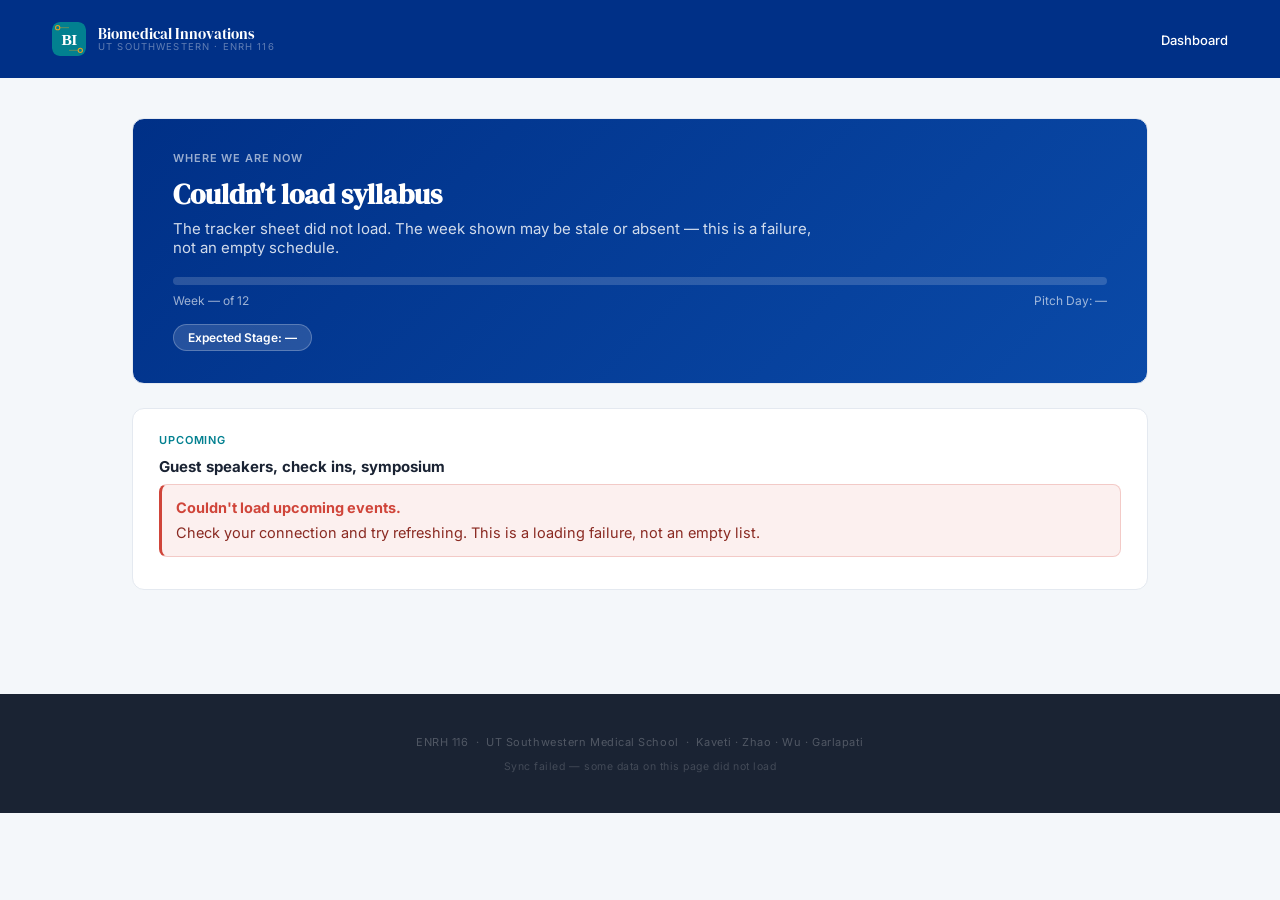
<file: index.html>
<!DOCTYPE html>
<html lang="en">
<head>
<meta charset="UTF-8"/>
<meta name="viewport" content="width=device-width, initial-scale=1.0"/>
<meta name="robots" content="noindex, nofollow"/>
<title>Dashboard — Biomedical Innovations, UTSW</title>
<link rel="preconnect" href="https://fonts.googleapis.com"/>
<link rel="preconnect" href="https://fonts.gstatic.com" crossorigin/>
<link href="https://fonts.googleapis.com/css2?family=DM+Serif+Display:ital@0;1&family=Inter:wght@300;400;500;600&display=swap" rel="stylesheet"/>
<link rel="stylesheet" href="assets/css/projects.css"/>
<style>
  :root {
    --navy:  #003087;
    --teal:  #028090;
    --gold:  #E8A020;
    --green: #1E9E5A;
    --amber: #D9A400;
    --red:   #D0453A;
    --steel: #E8EDF2;
    --mist:  #F4F7FA;
    --ink:   #1A2333;
    --slate: #4A5568;
    --ghost: #8A9AB0;
    --white: #FFFFFF;
    --r:     12px;
  }
  * { box-sizing: border-box; }
  body { font-family: 'Inter', sans-serif; background: var(--mist); color: var(--ink); margin: 0; }

  .dash-wrap { max-width: 1080px; margin: 0 auto; padding: 40px 32px 80px; }

  .dash-grid { display: grid; grid-template-columns: 1fr; gap: 24px; margin-bottom: 24px; }

  .card { background: var(--white); border-radius: var(--r); border: 1px solid #E4E9F0; padding: 24px 26px; }
  .card-eyebrow { font-size: 11px; font-weight: 600; letter-spacing: 0.08em; text-transform: uppercase; color: var(--teal); margin: 0 0 10px; }
  .card h2 { font-family: 'DM Serif Display', serif; font-size: 22px; margin: 0 0 6px; color: var(--ink); }
  .card h3 { font-size: 15px; margin: 0 0 4px; color: var(--ink); }

  /* Where We Are Now */
  .week-card { background: linear-gradient(135deg, var(--navy), #0A4AA8); color: var(--white); margin-bottom: 24px; padding: 32px 40px; }
  .week-card .card-eyebrow { color: rgba(255,255,255,0.6); }
  .week-card h2 { color: var(--white); font-size: 28px; }
  .week-topic { font-size: 15px; color: rgba(255,255,255,0.82); margin: 0 0 20px; max-width: 640px; }
  .week-progress-track { background: rgba(255,255,255,0.16); border-radius: 100px; height: 8px; overflow: hidden; margin-bottom: 8px; }
  .week-progress-fill { background: var(--gold); height: 100%; border-radius: 100px; transition: width 0.4s ease; }
  .week-progress-label { font-size: 12px; color: rgba(255,255,255,0.62); display: flex; justify-content: space-between; }
  .week-stage-pill { display: inline-block; margin-top: 16px; background: rgba(255,255,255,0.14); border: 1px solid rgba(255,255,255,0.24); border-radius: 100px; padding: 5px 14px; font-size: 12px; font-weight: 600; }

  .presentation-item { display: flex; justify-content: space-between; align-items: baseline; padding: 10px 0; border-bottom: 1px solid #EEF1F5; }
  .presentation-item:last-child { border-bottom: none; }
  .presentation-date { font-size: 12px; color: var(--slate); white-space: nowrap; margin-left: 12px; }

  .state-message { font-size: 13px; color: var(--ghost); padding: 8px 0; }
</style>
</head>
<body>

<header class="site-topbar">
  <a class="site-topbar-brand" href="index.html">
    <img src="[data-uri]" alt="BI logo" class="site-topbar-logo"/>
    <div>
      <div class="site-topbar-title">Biomedical Innovations</div>
      <div class="site-topbar-sub">UT Southwestern · ENRH 116</div>
    </div>
  </a>
  <nav class="site-topbar-nav">
    <a href="index.html" class="active">Dashboard</a>
    <a href="projects/index.html" data-admin-only>Projects</a>
    <a href="projects/project.html" data-my-project-link="projects/project.html">My Project</a>
  </nav>
</header>

<main class="dash-wrap">

  <div class="card week-card">
    <p class="card-eyebrow">Where we are now</p>
    <h2 id="week-heading">Loading…</h2>
    <p class="week-topic" id="week-topic">&nbsp;</p>
    <div class="week-progress-track"><div class="week-progress-fill" id="week-progress-fill" style="width:0%"></div></div>
    <div class="week-progress-label"><span id="week-progress-label">Week — of 12</span><span id="week-end-label">Pitch Day: —</span></div>
    <span class="week-stage-pill" id="week-stage-pill">Expected Stage: —</span>
  </div>

  <div class="dash-grid">
    <div class="card">
      <p class="card-eyebrow">Upcoming</p>
      <h3>Guest speakers, check ins, symposium</h3>
      <div id="presentations-list" aria-live="polite"><p class="state-message">Loading…</p></div>
    </div>
  </div>

</main>

<footer style="background: var(--ink); padding: 30px 48px; text-align:center;">
  <p style="font-size:11px; color: rgba(255,255,255,0.24); letter-spacing:0.05em;">
    ENRH 116 &nbsp;·&nbsp; UT Southwestern Medical School &nbsp;·&nbsp; Kaveti · Zhao · Wu · Garlapati
  </p>
  <p id="last-synced" style="font-size:10.5px; color: rgba(255,255,255,0.18); letter-spacing:0.05em; margin-top:8px;">
    Syncing…
  </p>
</footer>

<script src="assets/js/sheets.js"></script>
<script>
  // escapeHtml and safeLink are defined once, in assets/js/sheets.js, and
  // loaded globally via <script src="assets/js/sheets.js"> above. They
  // used to be duplicated in each of the three pages; this is the shared
  // copy.

  // parseGvizDate is defined once, in assets/js/sheets.js, and loaded
  // globally via <script src="assets/js/sheets.js"> above. It used to be
  // duplicated here and in project.html; this is the shared copy.

  function fmtDate(dt) {
    if (!dt) return "TBD";
    return dt.toLocaleDateString("en-US", { month: "short", day: "numeric" });
  }

  // Render a visible failure. Distinct from the empty state on purpose:
  // "we could not load this" must never look like "there is nothing here".
  function renderError(el, what, err) {
    console.error(what, err);
    const hint = "Check your connection and try refreshing.";
    el.innerHTML =
      `<div class="state-error"><strong>Couldn't load ${escapeHtml(what)}.</strong>${escapeHtml(hint)} This is a loading failure, not an empty list.</div>`;
  }

  // Stamp the footer once anything has successfully loaded.
  function markSynced() {
    const el = document.getElementById("last-synced");
    const t = typeof getLastSyncedAt === "function" ? getLastSyncedAt() : null;
    if (!el) return;
    el.textContent = t
      ? `Last synced ${t.toLocaleString("en-US", { month: "short", day: "numeric", hour: "numeric", minute: "2-digit" })}`
      : "Not synced — data below may be missing";
  }

  function markSyncFailed() {
    const el = document.getElementById("last-synced");
    if (el) el.textContent = "Sync failed — some data on this page did not load";
  }

  // Course-wide deliverable dates now come live from the Deliverables tab via
  // the course endpoint (single source of truth — previously hardcoded here,
  // which silently drifted from the syllabus). Filled in by the loader below.
  let DELIVERABLES = [];

  // Distinct { Deliverable, "Due Date" } rows -> { date, label } for the UI.
  function buildCourseDeliverables(rows) {
    const seen = new Set();
    return (rows || [])
      .map(r => ({ date: parseGvizDate(r["Due Date"]), name: String(r["Deliverable"] || "").trim() }))
      .filter(d => d.date && d.name)
      .filter(d => { const k = d.name + "|" + d.date.getTime(); if (seen.has(k)) return false; seen.add(k); return true; })
      .sort((a, b) => a.date - b.date)
      .map(d => ({ date: d.date, label: `${d.name} due` }));
  }

  // ── Where We Are Now ──────────────────────────────────────────
  // Pure: classify where "today" sits relative to the syllabus weeks.
  // Extracted so pre-semester/mid-semester/post-semester selection is
  // testable without a DOM.
  function classifyWeekState(weeks, today) {
    if (!weeks.length) return { state: "no-data" };
    const firstWeek = weeks[0];
    const lastWeek = weeks[weeks.length - 1];
    if (today < firstWeek.date) return { state: "pre-semester", firstWeek, lastWeek };
    if (today > lastWeek.date) return { state: "post-semester", firstWeek, lastWeek };
    let currentIndex = 0;
    weeks.forEach((w, i) => { if (w.date <= today) currentIndex = i; });
    return { state: "in-progress", current: weeks[currentIndex], currentIndex, totalWeeks: weeks.length };
  }

  withTimeout(fetchCourseData(), 15000, "syllabus").then(course => {
    const rows = course.syllabus;
    DELIVERABLES = buildCourseDeliverables(course.deliverables);
    const today = new Date();
    today.setHours(0,0,0,0);

    const weeks = rows
      .map(r => ({
        week: r["Week"],
        date: parseGvizDate(r["Date"]),
        topic: r["Topic"],
        stage: r["Expected Stage"],
        note: r["Agenda Note"] || "",
      }))
      .filter(w => w.date)
      .sort((a, b) => a.date - b.date);

    if (!weeks.length) {
      document.getElementById("week-heading").textContent = "Syllabus not loaded";
      renderUpcoming(buildUpcomingEvents([], DELIVERABLES, today));
      return;
    }

    renderUpcoming(buildUpcomingEvents(weeks, DELIVERABLES, today));

    const classification = classifyWeekState(weeks, today);
    const totalWeeks = weeks.length;

    // Pre-semester: the "last week whose date <= today" scan finds nothing
    // before the semester starts and would otherwise silently default to
    // index 0, claiming "Week 1" before the course had even begun.
    if (classification.state === "pre-semester") {
      const { firstWeek, lastWeek } = classification;
      document.getElementById("week-heading").textContent = "Course starts soon";
      document.getElementById("week-topic").textContent =
        `First session: ${fmtDate(firstWeek.date)} — ${firstWeek.topic || ""}`;
      document.getElementById("week-progress-fill").style.width = "0%";
      document.getElementById("week-progress-label").innerHTML = `<span>Not started yet</span>`;
      document.getElementById("week-stage-pill").outerHTML =
        `<span class="week-stage-pill" id="week-stage-pill">Expected Stage: —</span>`;
      document.getElementById("week-end-label").textContent = `Pitch Day: ${fmtDate(lastWeek.date)}`;
      markSynced();
      return;
    }

    // Post-semester: the scan otherwise clamps to the last index forever
    // once the final week passes, claiming "Week 12 of 12" indefinitely
    // with no indication the course had actually ended.
    if (classification.state === "post-semester") {
      const { lastWeek } = classification;
      document.getElementById("week-heading").textContent = "Semester complete";
      document.getElementById("week-topic").textContent =
        `Final session: ${lastWeek.topic || ""} (${fmtDate(lastWeek.date)})`;
      document.getElementById("week-progress-fill").style.width = "100%";
      document.getElementById("week-progress-label").innerHTML =
        `<span>Week ${totalWeeks} of ${totalWeeks} — complete</span>`;
      document.getElementById("week-stage-pill").outerHTML =
        `<span class="week-stage-pill" id="week-stage-pill">Expected Stage: Complete</span>`;
      document.getElementById("week-end-label").textContent = `Pitch Day: ${fmtDate(lastWeek.date)}`;
      markSynced();
      return;
    }

    const current = classification.current;
    const currentIndex = classification.currentIndex;

    const pct = Math.round(((parseFloat(current.week) || 0) / totalWeeks) * 100);

    document.getElementById("week-heading").textContent = `Week ${current.week} of ${totalWeeks}`;
    document.getElementById("week-topic").textContent = current.note
      ? `${current.topic} — ${current.note}`
      : (current.topic || "");
    document.getElementById("week-progress-fill").style.width = pct + "%";
    document.getElementById("week-progress-label").innerHTML =
      `<span>Week ${current.week} of ${totalWeeks}</span>`;

    const next = weeks[currentIndex + 1];
    const windowEnd = next ? next.date : new Date(current.date.getTime() + 7*24*60*60*1000);
    const dueThisWeek = DELIVERABLES.filter(d => d.date >= current.date && d.date < windowEnd);

    const stagePillHtml = `<span class="week-stage-pill">Expected Stage: ${escapeHtml(current.stage) || "—"}</span>`;
    const deliverableHtml = dueThisWeek.map(d =>
      `<span class="week-stage-pill" style="background:rgba(232,160,32,0.22); border-color:rgba(232,160,32,0.4);">${escapeHtml(d.label)}</span>`
    ).join("");
    document.getElementById("week-stage-pill").outerHTML = `<div style="margin-top:16px; display:flex; gap:10px; flex-wrap:wrap;">${stagePillHtml}${deliverableHtml}</div>`;

    const last = weeks[weeks.length - 1];
    document.getElementById("week-end-label").textContent = `${last.topic && last.topic.includes("Pitch") ? "Pitch Day" : "Final week"}: ${fmtDate(last.date)}`;
    markSynced();
  }).catch(err => {
    console.error(err);
    document.getElementById("week-heading").textContent = "Couldn't load syllabus";
    document.getElementById("week-topic").textContent =
      "The tracker sheet did not load. The week shown may be stale or absent — this is a failure, not an empty schedule.";
    renderError(document.getElementById("presentations-list"), "upcoming events", err);
    markSyncFailed();
  });

  // ── Dashboard stats (Active projects / Needs attention) and the
  //    "Immediate Alerts" cross-team panel were removed from this page
  //    (2026-09-18) now that teams can navigate here directly via their
  //    own project link — showing every team's health and open support
  //    requests in one place was no longer appropriate for a page
  //    reachable by students, not just admins. The equivalent info now
  //    lives per-project on each team's own Team Needs tab.
  //
  //    computeDashboardStats() / isResolved() / selectAlerts() /
  //    sheetRowLink() below are the pure functions that used to drive
  //    those panels. They're kept, untouched and still tested (P1-7,
  //    p0-3, p1-8), in case this or a
  //    similar admin-only view gets rebuilt later — removing them now
  //    would mean rewriting the same logic from scratch rather than
  //    just calling it again.
  function computeDashboardStats(dashboardRows, updateLogRows, today) {
    const active = dashboardRows.filter(r => {
      const name = (r["Project"] || "").trim();
      if (!name) return false;
      return (r["Project Status"] || "").trim().toLowerCase() !== "complete";
    });
    const needsAttention = active.filter(r => {
      const days = daysSinceLastUpdate(updateLogRows, r["Project"], today);
      const level = stalenessLevel(days);
      return level === "red" || level === "never";
    });
    return { activeCount: active.length, needsAttentionCount: needsAttention.length };
  }

  function isResolved(r) {
    return (r["Status"] || "").trim().toLowerCase() === "resolved";
  }

  // Pure: selects the OPEN alert rows to render, and separately counts
  // resolved ones so they can be shown as a quiet tally instead of either
  // disappearing entirely or clogging the open list forever.
  function selectAlerts(rows, limit) {
    const matching = rows
      // No `|| new Date(r["Timestamp"])` fallback here: gviz returns null
      // for an empty Timestamp cell, and new Date(null) is 1970-01-01 — a
      // valid Date that survives the isNaN filter and renders as a 1970
      // alert on the public dashboard. parseGvizDate already handles every
      // date format present in this workbook, so a null result means the
      // row genuinely has no usable date and must be dropped.
      .map(r => ({ ...r, _ts: parseGvizDate(r["Timestamp"]) }))
      .filter(r => {
        const type = (r["Entry Type"] || "").toLowerCase();
        return type.includes("admin") || type.includes("blocker");
      })
      .filter(r => r._ts instanceof Date && !isNaN(r._ts));

    const open = matching.filter(r => !isResolved(r));
    const resolvedCount = matching.length - open.length;

    return {
      alerts: open.sort((a, b) => b._ts - a._ts).slice(0, limit),
      resolvedCount,
    };
  }

  // Deep-link straight to a row's Status cell in the actual sheet, so
  // clearing the queue doesn't mean hunting for the right row by hand.
  // gviz is called with headers=1 (see fetchTab), so row 1 is always the
  // header and data row i (0-indexed) is always sheet row i+2 — no
  // reordering happens before this point, so the index is reliable.
  function sheetRowLink(gid, rowNum) {
    return `https://docs.google.com/spreadsheets/d/${SHEET_ID}/edit#gid=${gid}&range=A${rowNum}`;
  }

  // ── Upcoming: guest speakers, workshops, symposium ──────────────
  // Previously a hardcoded array duplicating the Syllabus Map tab — a
  // rescheduled guest speaker would make the dashboard lie. Now derived
  // live from the same `weeks` array the week card already builds, keyed
  // off keywords in each week's Topic.
  //
  // Deliverable dates are loaded live from the Deliverables tab (see DELIVERABLES).
  function classifyEventType(topic) {
    const t = (topic || "").toLowerCase();
    if (t.includes("guest speaker")) return "Guest Speaker";
    if (t.includes("pitch day") || t.includes("symposium")) return "Symposium";
    if (t.includes("workshop")) return "Workshop";
    return "Class Session";
  }

  function buildUpcomingEvents(weeks, deliverables, today) {
    const courseEvents = weeks
      .filter(w => /guest speaker|workshop|symposium|pitch day/i.test(w.topic || ""))
      .map(w => ({ date: w.date, label: w.topic, type: classifyEventType(w.topic) }));
    const deliverableEvents = deliverables.map(d => ({ date: d.date, label: d.label, type: "Deliverable" }));
    return [...courseEvents, ...deliverableEvents]
      .filter(e => e.date && e.date >= today)
      .sort((a, b) => a.date - b.date);
  }

  function renderUpcoming(events) {
    const container = document.getElementById("presentations-list");
    if (!events.length) {
      container.innerHTML = `<p class="state-message">Nothing left on the schedule.</p>`;
      return;
    }
    container.innerHTML = events.map(e => `
      <div class="presentation-item">
        <div>
          <div style="font-size:13.5px; font-weight:500;">${escapeHtml(e.label)}</div>
          <div style="font-size:12px; color:var(--ghost);">${escapeHtml(e.type)}</div>
        </div>
        <div class="presentation-date">${fmtDate(e.date)}</div>
      </div>`).join("");
  }
  applyAdminOnlyNav();
  applyMyProjectNav();
</script>

</body>
</html>
</file>
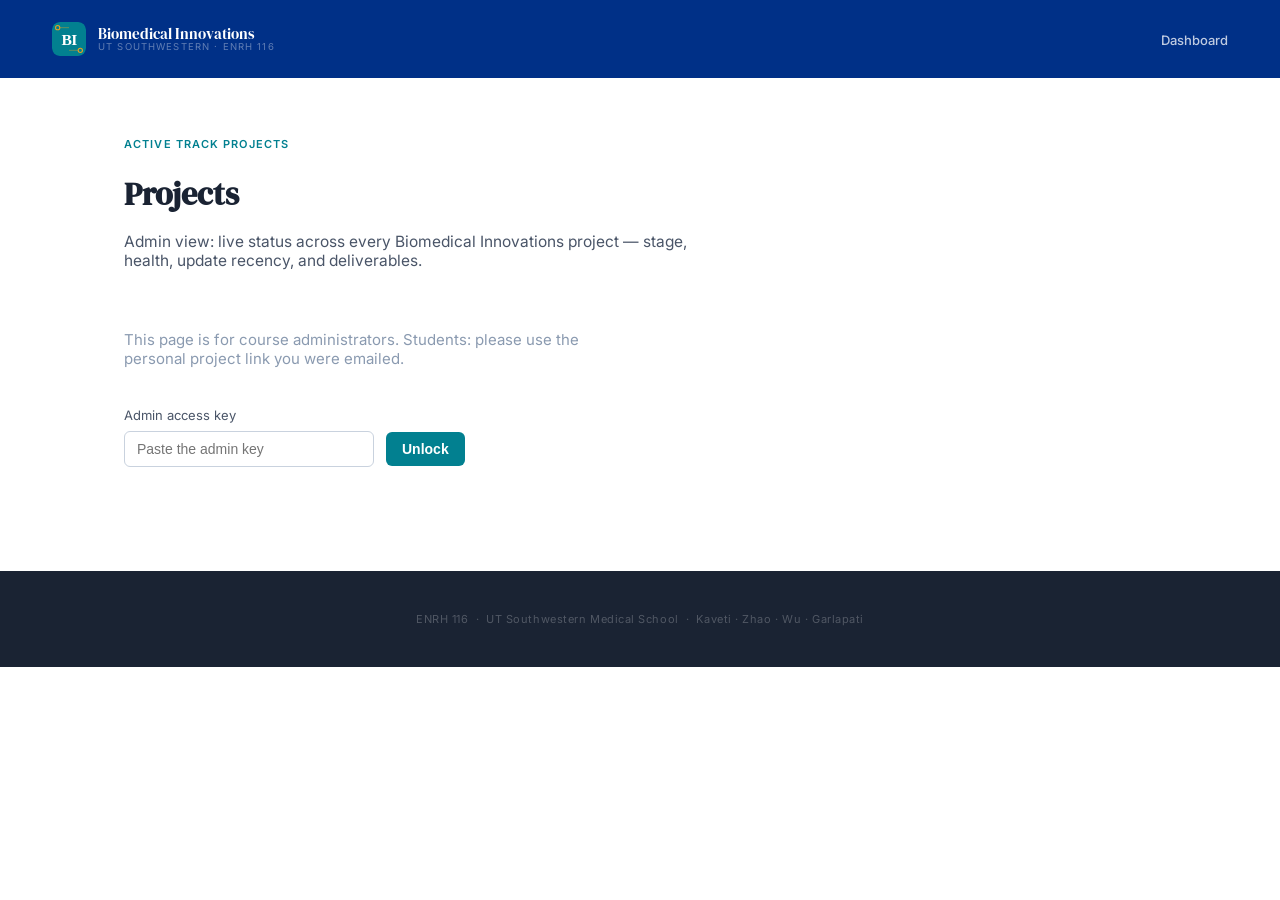
<file: projects/index.html>
<!DOCTYPE html>
<html lang="en">
<head>
<meta charset="UTF-8"/>
<meta name="viewport" content="width=device-width, initial-scale=1.0"/>
<meta name="robots" content="noindex, nofollow"/>
<title>Projects — Biomedical Innovations, UTSW</title>
<link rel="preconnect" href="https://fonts.googleapis.com"/>
<link rel="preconnect" href="https://fonts.gstatic.com" crossorigin/>
<link href="https://fonts.googleapis.com/css2?family=DM+Serif+Display:ital@0;1&family=Inter:wght@300;400;500;600&display=swap" rel="stylesheet"/>
<link rel="stylesheet" href="../assets/css/projects.css"/>
</head>
<body>

<header class="site-topbar">
  <a class="site-topbar-brand" href="../index.html">
    <img src="[data-uri]" alt="BI logo" class="site-topbar-logo"/>
    <div>
      <div class="site-topbar-title">Biomedical Innovations</div>
      <div class="site-topbar-sub">UT Southwestern · ENRH 116</div>
    </div>
  </a>
  <nav class="site-topbar-nav">
    <a href="../index.html">Dashboard</a>
    <a href="index.html" class="active" data-admin-only>Projects</a>
    <a href="project.html" data-my-project-link="project.html">My Project</a>
  </nav>
</header>

<main class="projects-wrap">
  <p class="projects-eyebrow">Active Track Projects</p>
  <h1 class="projects-heading">Projects</h1>
  <p class="projects-sub">Admin view: live status across every Biomedical Innovations project — stage, health, update recency, and deliverables.</p>

  <div id="project-cards" aria-live="polite">
    <p class="state-message">Loading projects…</p>
  </div>
</main>

<footer style="background: var(--ink); padding: 30px 48px; text-align:center;">
  <p style="font-size:11px; color: rgba(255,255,255,0.24); letter-spacing:0.05em;">
    ENRH 116 &nbsp;·&nbsp; UT Southwestern Medical School &nbsp;·&nbsp; Kaveti · Zhao · Wu · Garlapati
  </p>
</footer>

<script src="../assets/js/sheets.js"></script>
<script>
  function healthClass(value) {
    if (!value) return "health-unknown";
    const v = value.toLowerCase().trim();
    if (v.includes("green")) return "health-ontrack";
    if (v.includes("yellow")) return "health-atrisk";
    if (v.includes("red")) return "health-blocked";
    return "health-unknown";
  }

  // escapeHtml and safeLink are defined once, in assets/js/sheets.js, and
  // loaded globally via <script src="../assets/js/sheets.js"> above. They
  // used to be duplicated in each of the three pages; this is the shared
  // copy.

  // Pure: rows with no usable Project name must never reach rendering.
  function selectProjectRows(rows) {
    return rows.filter(r => (r["Project"] || "").trim());
  }

  // M-1 badge markup. Pure aside from escapeHtml, which has no side effects.
  function renderStalenessBadge(days) {
    const level = stalenessLevel(days);
    const text = days == null ? "Never logged" : `${days}d since last update`;
    return `<span class="staleness staleness-${level}" title="${STALENESS_LABEL[level]}">${STALENESS_EMOJI[level]} ${escapeHtml(text)}</span>`;
  }

  // M-3 badge markup: compact rollup for a project card. No badge at all
  // when there's nothing on file yet, rather than a confusing "0/0".
  function renderDeliverableSummaryBadge(summary) {
    if (!summary.total) return "";
    const cls = summary.lateCount > 0 ? "deliv-badge-late" : "deliv-badge-ok";
    const text = `${summary.submittedCount}/${summary.total} deliverables` +
      (summary.lateCount ? ` · ${summary.lateCount} late` : "");
    return `<span class="deliv-badge ${cls}">${escapeHtml(text)}</span>`;
  }

  const container = document.getElementById("project-cards");

  // Admin gate. This page shows every team's health and lateness, so it is
  // admin-only: the data itself is served by the Apps Script endpoint only
  // when the admin key is supplied (hiding the page alone would not protect it).
  function renderGate(message) {
    container.innerHTML = `
      <div class="admin-gate">
        ${message ? `<div class="state-error"><strong>${escapeHtml(message)}</strong></div>` : ""}
        <p class="state-message">This page is for course administrators. Students: please use the personal project link you were emailed.</p>
        <label for="admin-key-input">Admin access key</label>
        <input type="password" id="admin-key-input" placeholder="Paste the admin key" autocomplete="off"/>
        <button id="admin-key-submit">Unlock</button>
      </div>`;
    document.getElementById("admin-key-submit").addEventListener("click", () => {
      const key = document.getElementById("admin-key-input").value.trim();
      if (key) loadGrid(key, true);
    });
  }

  // Pure: builds the grid markup from admin-overview data.
  function renderProjectCards(dashboardRows, updateLogRows, deliverableRows, today) {
    const projects = selectProjectRows(dashboardRows);
    if (!projects.length) {
      return `<p class="state-message">No projects listed yet — check back once teams are assigned.</p>`;
    }
    return `<div class="project-grid">` + projects.map(r => {
      const name = escapeHtml(r["Project"]);
      const stage = escapeHtml(r["Current Stage"]);
      // A completed project's stale-log "Red" is a false alarm, so show a
      // neutral "Pending" badge for anything marked Complete.
      const isComplete = (r["Project Status"] || "").trim().toLowerCase() === "complete";
      const healthLabel = isComplete ? "Pending" : (escapeHtml(r["Overall Health"]) || "Unknown");
      const healthCls = isComplete ? "health-unknown" : healthClass(r["Overall Health"]);
      const staleBadge = isComplete ? "" : renderStalenessBadge(
        daysSinceLastUpdate(updateLogRows, r["Project"], today)
      );
      const delivBadge = renderDeliverableSummaryBadge(
        buildDeliverableSummary(deliverableRows, r["Project"], today)
      );
      // Links carry no token: project.html reuses the admin key saved on this device.
      return `
        <a class="project-card" href="project.html?id=${encodeURIComponent((r["Project"] || "").trim())}">
          <h3>${name}</h3>
          <p class="stage">${stage}</p>
          <span class="health ${healthCls}">${healthLabel}</span>
          ${staleBadge}
          ${delivBadge}
        </a>`;
    }).join("") + `</div>`;
  }

  function loadGrid(token, fromForm) {
    container.innerHTML = `<p class="state-message">Loading projects…</p>`;
    withTimeout(fetchAdminOverview(token), 15000, "project overview").then(result => {
      if (!result.ok) {
        // Forget a saved key that no longer works so it doesn't fail silently forever.
        try { if (getSavedAdminKey() === token) localStorage.removeItem(ADMIN_TOKEN_STORAGE_KEY); } catch (e) {}
        renderGate(fromForm ? "That key didn't work." : "");
        return;
      }
      if (fromForm) { try { localStorage.setItem(ADMIN_TOKEN_STORAGE_KEY, token); } catch (e) {} }
      const today = new Date();
      today.setHours(0, 0, 0, 0);
      const d = result.data;
      container.innerHTML = renderProjectCards(d.dashboard || [], d.updateLog || [], d.deliverables || [], today);
    }).catch(err => {
      console.error("Failed to load project overview:", err);
      container.innerHTML =
        `<div class="state-error"><strong>Couldn't load the project list.</strong>` +
        `The tracker service didn't respond. This is a loading failure, not an empty roster — try refreshing.</div>`;
    });
  }

  const savedKey = getSavedAdminKey();
  if (savedKey) loadGrid(savedKey, false); else renderGate("");
  applyAdminOnlyNav();
  applyMyProjectNav();
</script>

</body>
</html>
</file>
<file: assets/css/projects.css>
/* projects.css
   Styles for /projects/index.html and /projects/project.html.
   Tokens match the main site's :root variables exactly — do not
   redefine these elsewhere; if the main site's palette changes,
   update here too.
*/

:root {
  --navy:  #003087;
  --teal:  #028090;
  --gold:  #E8A020;
  --steel: #E8EDF2;
  --mist:  #F4F7FA;
  --ink:   #1A2333;
  --slate: #4A5568;
  --ghost: #8A9AB0;
  --white: #FFFFFF;
  --r:     12px;
}

* , *::before, *::after { box-sizing: border-box; }

body {
  font-family: 'Inter', sans-serif;
  background: var(--white);
  color: var(--ink);
  margin: 0;
  -webkit-font-smoothing: antialiased;
}

/* ── Simple top bar (matches main navbar brand, adds a nav link) ── */
.site-topbar {
  display: flex; align-items: center; justify-content: space-between;
  padding: 22px 52px;
  background: var(--navy);
}
.site-topbar-brand { display: flex; align-items: center; gap: 12px; text-decoration: none; }
.site-topbar-logo { width: 34px; height: 34px; border-radius: 8px; }
.site-topbar-title { font-family: 'DM Serif Display', serif; font-size: 15px; color: var(--white); line-height: 1; }
.site-topbar-sub { font-size: 9.5px; color: rgba(255,255,255,0.38); letter-spacing: 0.12em; text-transform: uppercase; }
.site-topbar-nav a {
  font-size: 13px; font-weight: 500; color: rgba(255,255,255,0.75);
  text-decoration: none; margin-left: 26px;
}
.site-topbar-nav a:hover,
.site-topbar-nav a.active { color: var(--white); }

/* ── Page shell ── */
.projects-wrap { max-width: 1080px; margin: 0 auto; padding: 48px 24px 80px; }
.projects-eyebrow { font-size: 11px; font-weight: 600; letter-spacing: 0.1em; text-transform: uppercase; color: var(--teal); margin-bottom: 8px; }
.projects-heading { font-family: 'DM Serif Display', serif; font-size: 32px; color: var(--ink); margin-bottom: 10px; }
.projects-sub { font-size: 15.5px; color: var(--slate); margin-bottom: 36px; max-width: 60ch; }

/* ── Project cards (index page) — reuses .about-card visual language ── */
.project-grid { display: grid; grid-template-columns: repeat(auto-fill, minmax(260px, 1fr)); gap: 18px; }
.project-card {
  display: block; text-decoration: none; color: inherit;
  background: var(--mist); border: 1px solid var(--steel); border-radius: var(--r);
  padding: 22px 20px; transition: transform 0.2s, box-shadow 0.2s;
}
.project-card:hover { transform: translateY(-3px); box-shadow: 0 10px 28px rgba(0,48,135,0.08); }
.project-card h3 { font-family: 'DM Serif Display', serif; font-size: 18px; color: var(--ink); margin: 0 0 8px; }
.project-card .stage { font-size: 14px; color: var(--slate); margin: 0 0 12px; }
.project-card .next-pres { font-size: 13px; color: var(--ghost); margin: 10px 0 0; }

.health {
  display: inline-block; font-size: 10.5px; font-weight: 600;
  letter-spacing: 0.04em; text-transform: uppercase;
  padding: 3px 10px; border-radius: 999px;
}
/* NOTE: confirm these three values actually match your Dashboard's
   "Overall Health" text before shipping — placeholders below assume
   On Track / At Risk / Blocked. Adjust the class names + JS mapping
   in index.html if your sheet uses different wording. */
.health-ontrack  { background: rgba(2,128,144,0.12);  color: var(--teal); }
.health-atrisk   { background: rgba(232,160,32,0.15);  color: #8a5a10; }
.health-blocked  { background: rgba(200,40,40,0.12);   color: #b02020; }
.health-unknown  { background: var(--steel); color: var(--ghost); }

.state-message { font-size: 15px; color: var(--ghost); padding: 24px 0; }

/* ── Detail page: mirrors the homepage's "Prior Work" / DDH section exactly ── */
.detail-hero {
  background: var(--navy);
  padding: 76px 48px;
}
.detail-hero-inner { max-width: 920px; margin: 0 auto; }
.detail-title { display: flex; align-items: baseline; gap: 12px; flex-wrap: wrap; }
.status-badge {
  font-size: 11px; font-weight: 600; letter-spacing: 0.05em; text-transform: uppercase;
  background: rgba(2,128,144,0.18); color: var(--teal);
  padding: 4px 12px; border-radius: 999px; vertical-align: middle;
}
.roadmap-note {
  font-size: 13px; font-style: italic; color: rgba(255,255,255,0.4);
  margin-bottom: 14px;
}

/* ── Poster ── */
.poster-wrap { margin-bottom: 34px; }
.poster-frame {
  display: block; max-width: 420px; border-radius: 10px; overflow: hidden;
  border: 1px solid rgba(255,255,255,0.09); background: rgba(255,255,255,0.04);
  text-decoration: none; transition: transform 0.2s, box-shadow 0.2s;
}
.poster-frame:hover { transform: translateY(-3px); box-shadow: 0 10px 28px rgba(0,0,0,0.25); }
.poster-frame img { width: 100%; display: block; }
.poster-link-label {
  font-size: 11px; color: rgba(255,255,255,0.4); margin-top: 8px;
  letter-spacing: 0.04em; text-transform: uppercase;
}


/* ── Custom progress log (exception track, no syllabus alignment) ── */
.milestone-list { display: flex; flex-direction: column; gap: 12px; }
.milestone-item {
  display: flex; gap: 14px; padding: 14px 16px;
  background: rgba(255,255,255,0.04); border: 1px solid rgba(255,255,255,0.09);
  border-radius: 10px;
}
.milestone-dot { width: 10px; height: 10px; border-radius: 50%; background: var(--teal); margin-top: 4px; flex-shrink: 0; }
.milestone-date { font-size: 12px; font-weight: 600; letter-spacing: 0.05em; text-transform: uppercase; color: var(--gold); margin-bottom: 3px; }
.milestone-stage { font-size: 14px; font-weight: 600; color: var(--white); margin-bottom: 4px; }
.milestone-desc { font-size: 15px; line-height: 1.7; color: rgba(255,255,255,0.6); }

.detail-back { font-size: 12px; color: rgba(255,255,255,0.45); text-decoration: none; letter-spacing: 0.05em; text-transform: uppercase; }
.detail-back:hover { color: var(--white); }

.detail-eyebrow {
  font-size: 12.5px; font-weight: 600; letter-spacing: 0.16em;
  text-transform: uppercase; color: var(--gold); margin: 22px 0 11px;
}
.detail-title {
  font-family: 'DM Serif Display', serif;
  font-size: clamp(28px, 3.4vw, 40px);
  color: var(--white); line-height: 1.15; margin-bottom: 16px;
}
.detail-body {
  font-size: 16.5px; line-height: 1.8; color: rgba(255,255,255,0.56); max-width: 600px; margin-bottom: 34px;
}

/* Status quad — now 3 items (Stage/Health/Next Deadline); Team moved to
   its own tab, since a comma-list of names was redundant with a full
   roster page. */
.context-grid { display: grid; grid-template-columns: repeat(3, 1fr); gap: 0 30px; margin-bottom: 38px; }
.context-block {
  border-left: 2px solid rgba(2,128,144,0.38);
  padding: 13px 0 13px 17px;
  border-bottom: 1px solid rgba(255,255,255,0.05);
}
.context-label {
  font-size: 11px; font-weight: 600; letter-spacing: 0.12em;
  text-transform: uppercase; color: var(--teal); margin-bottom: 5px;
}
.context-text { font-size: 15.5px; line-height: 1.75; color: rgba(255,255,255,0.58); }
.context-text strong { color: rgba(255,255,255,0.86); font-weight: 500; }

/* Team section reuses the same conf-heading + pill-row pattern as Conferences */
.conf-heading {
  font-size: 12px; font-weight: 600; letter-spacing: 0.14em;
  text-transform: uppercase; color: rgba(255,255,255,0.28); margin-bottom: 13px;
}
.conf-row { display: flex; gap: 11px; flex-wrap: wrap; margin-bottom: 34px; }
.conf-pill {
  display: flex; align-items: center; gap: 9px;
  background: rgba(255,255,255,0.05); border: 1px solid rgba(255,255,255,0.09);
  border-radius: 8px; padding: 10px 15px; text-decoration: none;
  transition: background 0.2s;
}
.conf-pill:hover { background: rgba(255,255,255,0.10); }
.conf-pill-icon { font-size: 16px; }
.conf-pill-name { font-size: 14.5px; font-weight: 600; color: var(--white); }
.conf-pill-date { font-size: 11.5px; color: rgba(255,255,255,0.36); }

.state-message-dark { font-size: 14.5px; color: rgba(255,255,255,0.36); }

/* ── Roadmap timeline ── */
.roadmap-wrap { margin-bottom: 38px; overflow-x: auto; }
/* Standard-track timeline: keep line + 12 nodes as one scrolling unit on phones */
.roadmap-track.timeline-scroll { min-width: 800px; }
.roadmap-track { position: relative; padding-top: 6px; }
.roadmap-line-bg {
  position: absolute; top: 15px; left: 0; right: 0; height: 2px;
  background: rgba(255,255,255,0.12);
}
.roadmap-line-fill {
  position: absolute; top: 15px; left: 0; height: 2px;
  background: var(--teal); transition: width 0.3s;
}
.roadmap-nodes { display: flex; justify-content: space-between; position: relative; overflow-x: auto; gap: 4px; padding-bottom: 4px; }
.roadmap-node { flex: 1 0 64px; text-align: center; min-width: 64px; }
.roadmap-dot {
  width: 14px; height: 14px; border-radius: 50%; margin: 0 auto 8px;
  background: var(--navy); border: 2px solid rgba(255,255,255,0.25);
  transition: background 0.2s, border-color 0.2s;
}
.roadmap-node.reached .roadmap-dot { background: var(--teal); border-color: var(--teal); }
.roadmap-node.current .roadmap-dot { background: var(--gold); border-color: var(--gold); }
.roadmap-node-week { font-size: 11px; font-weight: 600; letter-spacing: 0.06em; text-transform: uppercase; color: rgba(255,255,255,0.35); }
.roadmap-node.reached .roadmap-node-week,
.roadmap-node.current .roadmap-node-week { color: rgba(255,255,255,0.75); }
.roadmap-node-stage { font-size: 12.5px; color: rgba(255,255,255,0.5); margin-top: 2px; line-height: 1.3; }
.roadmap-node.reached .roadmap-node-stage,
.roadmap-node.current .roadmap-node-stage { color: var(--white); }

@media (max-width: 700px) {
  .roadmap-node { flex: 0 0 72px; }
  .roadmap-node-stage { display: none; }
}

@media (max-width: 900px) {
  .context-grid { grid-template-columns: 1fr; }
}
@media (max-width: 700px) {
  .site-topbar { padding: 18px 20px; }
  .detail-hero { padding: 56px 24px; }
}

/* ── Error state ────────────────────────────────────────────────────
   Must be visually distinct from .state-message. A failed load used to
   render in the same muted grey as "nothing scheduled yet", so a dead
   API looked like a quiet week. Shared by all three pages. */
.state-error {
  display: block;
  font-size: 14.5px; color: #8a2a22; background: rgba(208,69,58,0.08);
  border: 1px solid rgba(208,69,58,0.22); border-left: 3px solid #D0453A;
  border-radius: 8px; padding: 12px 14px; margin: 8px 0; line-height: 1.5;
}
.state-error strong { display: block; margin-bottom: 3px; color: #D0453A; }

/* Same, on the navy project-detail hero. */
.state-error-dark {
  display: block;
  font-size: 14.5px; color: #ffd9d4; background: rgba(208,69,58,0.16);
  border: 1px solid rgba(255,140,130,0.3); border-left: 3px solid #ff8c82;
  border-radius: 8px; padding: 12px 14px; margin: 8px 0; line-height: 1.5;
}
.state-error-dark strong { display: block; margin-bottom: 3px; color: #ff8c82; }

/* ── M-1: Days Since Last Update badge ────────────────────────────── */
.staleness {
  display: inline-block; font-size: 12.5px; margin: 6px 0 0;
  color: var(--slate);
}
.staleness-never { color: var(--ghost); font-weight: 600; }
.staleness-red { color: #b02020; font-weight: 600; }

/* ── M-3: Deliverables checklist (project detail page) ────────────── */
.deliverables-list { margin-bottom: 34px; }
.deliv-summary { font-size: 13.5px; color: rgba(255,255,255,0.5); margin: 0 0 10px; }
.deliv-row {
  display: flex; align-items: center; gap: 12px; flex-wrap: wrap;
  padding: 9px 0; border-bottom: 1px solid rgba(255,255,255,0.08);
}
.deliv-row:last-child { border-bottom: none; }
.deliv-name { font-size: 15px; color: rgba(255,255,255,0.86); flex: 1 1 auto; min-width: 180px; }
.deliv-status { font-size: 12.5px; font-weight: 600; padding: 3px 9px; border-radius: 100px; white-space: nowrap; }
.deliv-submitted { background: rgba(30,158,90,0.18); color: #6fe0a0; }
.deliv-late      { background: rgba(200,40,40,0.18); color: #ff8c82; }
.deliv-pending   { background: rgba(255,255,255,0.08); color: rgba(255,255,255,0.5); }
.deliv-date { font-size: 12.5px; color: rgba(255,255,255,0.36); white-space: nowrap; }

/* ── M-3: deliverable rollup badge (project grid page) ─────────────── */
.deliv-badge {
  display: block; font-size: 11px; margin: 6px 0 0; font-weight: 500;
}
.deliv-badge-ok   { color: var(--slate); }
.deliv-badge-late { color: #b02020; font-weight: 600; }

/* ── Student Portal: tabs (Overview / Team / Team Needs / Meeting
   Notes / Publications) ─────────────────────────────────────────────
   Sticky so the tab bar stays reachable on a long Overview scroll. */
.portal-tabs {
  display: flex; gap: 6px; margin: 30px 0 30px; border-bottom: 1px solid rgba(255,255,255,0.12);
  overflow-x: auto; position: sticky; top: 0; background: var(--navy); z-index: 5;
}
.portal-tab {
  font-family: 'Inter', sans-serif; font-size: 16.5px; font-weight: 600;
  color: rgba(255,255,255,0.5); background: none; border: none;
  padding: 12px 6px; margin-right: 22px; cursor: pointer;
  border-bottom: 2px solid transparent; white-space: nowrap;
  transition: color 0.15s, border-color 0.15s;
}
.portal-tab:hover { color: rgba(255,255,255,0.8); }
.portal-tab.active { color: var(--white); border-bottom-color: var(--teal); }
.portal-panel-intro {
  font-size: 14.5px; line-height: 1.7; color: rgba(255,255,255,0.55); margin-bottom: 22px; max-width: 62ch;
}

/* ── Overview: optional elevator-pitch / key-stat block ─────────────
   Hidden entirely when the Dashboard row has no "Elevator Pitch" set —
   most projects won't fill this in right away, and an empty banner
   reads worse than no banner. */
.overview-pitch { margin-bottom: 34px; }
.overview-pitch-text { font-size: 19.5px; line-height: 1.68; color: rgba(255,255,255,0.68); max-width: 52ch; margin: 0 0 22px; }
.overview-stat { display: flex; gap: 18px; align-items: baseline; padding-top: 22px; border-top: 1px solid rgba(255,255,255,0.14); max-width: 460px; }
.overview-stat-num { font-family: 'DM Serif Display', serif; font-size: 44px; color: var(--teal); line-height: 1; }
.overview-stat-text { font-size: 15px; color: rgba(255,255,255,0.55); line-height: 1.6; }

/* ── Overview: Disease State / Demographic + Problem / Gap ─────────── */
.fact-grid { display: grid; grid-template-columns: 1fr 1fr; gap: 0 30px; margin-bottom: 38px; }
.prose-block { border-left: 2px solid var(--teal); padding-left: 18px; }
.prose-block + .prose-block { margin-top: 26px; }
.prose-label {
  font-size: 13.5px; font-weight: 600; letter-spacing: 0.1em; text-transform: uppercase;
  color: rgba(255,255,255,0.4); margin: 0 0 8px;
}
.prose-body { font-size: 17px; line-height: 1.72; color: rgba(255,255,255,0.68); margin: 0; max-width: 62ch; }

/* ── Meeting Notes & Milestones: submission log table ────────────── */
.log-table-wrap { overflow-x: auto; margin-bottom: 20px; }
.log-table { width: 100%; border-collapse: collapse; }
.log-table th {
  text-align: left; font-size: 12.5px; font-weight: 600; letter-spacing: 0.06em; text-transform: uppercase;
  color: rgba(255,255,255,0.4); padding: 0 14px 12px 0; border-bottom: 1px solid rgba(255,255,255,0.14); white-space: nowrap;
}
.log-table td {
  padding: 14px 14px 14px 0; border-bottom: 1px solid rgba(255,255,255,0.07); vertical-align: top; font-size: 16px;
}
.log-date { color: rgba(255,255,255,0.5); white-space: nowrap; font-size: 14.5px; }
.log-type {
  display: inline-block; font-size: 13px; font-weight: 600; padding: 4px 10px; border-radius: 20px;
  background: rgba(2,128,144,0.18); color: var(--teal); white-space: nowrap;
}
.log-type.needs-help { background: rgba(232,160,32,0.18); color: var(--gold); }
.log-desc { color: rgba(255,255,255,0.75); line-height: 1.55; }

/* Collapsible submission text: clamped to --log-clamp-lines until expanded.
   The toggle is shown only if the text actually overflows (see initLogToggles). */
.log-desc { --log-clamp-lines: 3; }
.log-note { white-space: pre-line; overflow: hidden; }
.log-note.collapsed {
  display: -webkit-box; -webkit-box-orient: vertical;
  -webkit-line-clamp: var(--log-clamp-lines);
}
.log-toggle {
  margin-top: 6px; padding: 0; background: none; border: 0; cursor: pointer;
  font: inherit; font-size: 13px; font-weight: 600; color: var(--teal);
}
.log-toggle:hover { text-decoration: underline; }
.log-toggle:focus-visible, .log-tool-btn:focus-visible { outline: 2px solid var(--teal); outline-offset: 2px; }
.log-toggle[hidden] { display: none; }
.log-toggle .chev { display: inline-block; margin-left: 4px; transition: transform 0.15s; }
.log-toggle[aria-expanded="true"] .chev { transform: rotate(180deg); }
.log-toolbar { display: flex; gap: 8px; justify-content: flex-end; margin-bottom: 10px; }
.log-tool-btn {
  background: rgba(255,255,255,0.06); color: rgba(255,255,255,0.75);
  border: 1px solid rgba(255,255,255,0.14); border-radius: 8px;
  padding: 6px 12px; font: inherit; font-size: 13px; cursor: pointer;
}
.log-tool-btn:hover { background: rgba(255,255,255,0.13); }
.log-who { color: rgba(255,255,255,0.45); font-size: 14.5px; white-space: nowrap; }

/* ── Team Needs ──────────────────────────────────────────────────── */
.need-card {
  background: rgba(255,255,255,0.04); border: 1px solid rgba(255,255,255,0.09);
  border-radius: 10px; padding: 20px 22px; margin-bottom: 14px;
}
.need-top { display: flex; justify-content: space-between; align-items: baseline; margin-bottom: 8px; flex-wrap: wrap; gap: 8px; }
.need-date { font-size: 13.5px; font-weight: 600; letter-spacing: 0.05em; text-transform: uppercase; color: var(--gold); }
.need-who { font-size: 14px; color: rgba(255,255,255,0.45); }
.need-desc { font-size: 16.5px; line-height: 1.65; color: rgba(255,255,255,0.75); margin-bottom: 16px; }
.need-checks { display: flex; gap: 26px; padding-top: 12px; border-top: 1px solid rgba(255,255,255,0.08); flex-wrap: wrap; }
.need-check { display: flex; align-items: center; gap: 8px; font-size: 14.5px; }
.need-check input { width: 16px; height: 16px; accent-color: var(--teal); }
.need-check span { color: rgba(255,255,255,0.6); }
.need-check.confirmed span { color: var(--white); }
.need-card.fully-confirmed { opacity: 0.6; }

/* ── Publications (empty state — no live data source yet) ──────────── */
.pubs-empty { font-size: 16px; color: rgba(255,255,255,0.4); line-height: 1.65; }

/* ── Team tab (buildTeamRoster / student portal) ─────────────────── */
.team-grid { display: grid; grid-template-columns: repeat(auto-fill, minmax(220px, 1fr)); gap: 18px; margin-bottom: 20px; }
.team-card {
  background: rgba(255,255,255,0.04); border: 1px solid rgba(255,255,255,0.09);
  border-radius: 12px; padding: 22px 18px; text-align: center;
}
.team-headshot {
  width: 84px; height: 84px; border-radius: 50%; object-fit: cover;
  margin: 0 auto 14px; display: block; border: 2px solid rgba(255,255,255,0.14);
}
.team-headshot-fallback {
  display: flex; align-items: center; justify-content: center;
  background: rgba(2,128,144,0.22); color: var(--white);
  font-family: 'DM Serif Display', serif; font-size: 26px; font-weight: 400;
}
.team-card-name { font-size: 16px; font-weight: 600; color: var(--white); margin-bottom: 8px; }
.team-card-bio { font-size: 14px; line-height: 1.65; color: rgba(255,255,255,0.62); }
.team-card-bio em { color: rgba(255,255,255,0.36); font-style: italic; }

/* Phones: fade the right edge of the tab bar so it's obvious it scrolls */
@media (max-width: 700px) {
  .portal-tabs {
    -webkit-mask-image: linear-gradient(to right, #000 88%, transparent);
            mask-image: linear-gradient(to right, #000 88%, transparent);
  }
}

/* Admin unlock box on the Projects grid */
.admin-gate { max-width: 460px; margin: 24px 0; }
.admin-gate label { display: block; font-size: 13px; color: var(--slate); margin-bottom: 8px; }
.admin-gate input { padding: 9px 12px; border-radius: 6px; border: 1px solid #C9D2DE; font-size: 14px; width: 250px; margin-right: 8px; }
.admin-gate button { padding: 9px 16px; border-radius: 6px; border: none; background: var(--teal); color: #fff; font-weight: 600; font-size: 14px; cursor: pointer; }
.admin-gate button:disabled { opacity: 0.6; cursor: default; }

/* "My Project" nav link — a student's way back to their own page after
   visiting the Dashboard. Slightly accented so it doesn't read as a
   duplicate of "Dashboard"/"Projects". */
.site-topbar-nav a[data-my-project-link] { color: var(--gold, #E8A020); }
</file>
